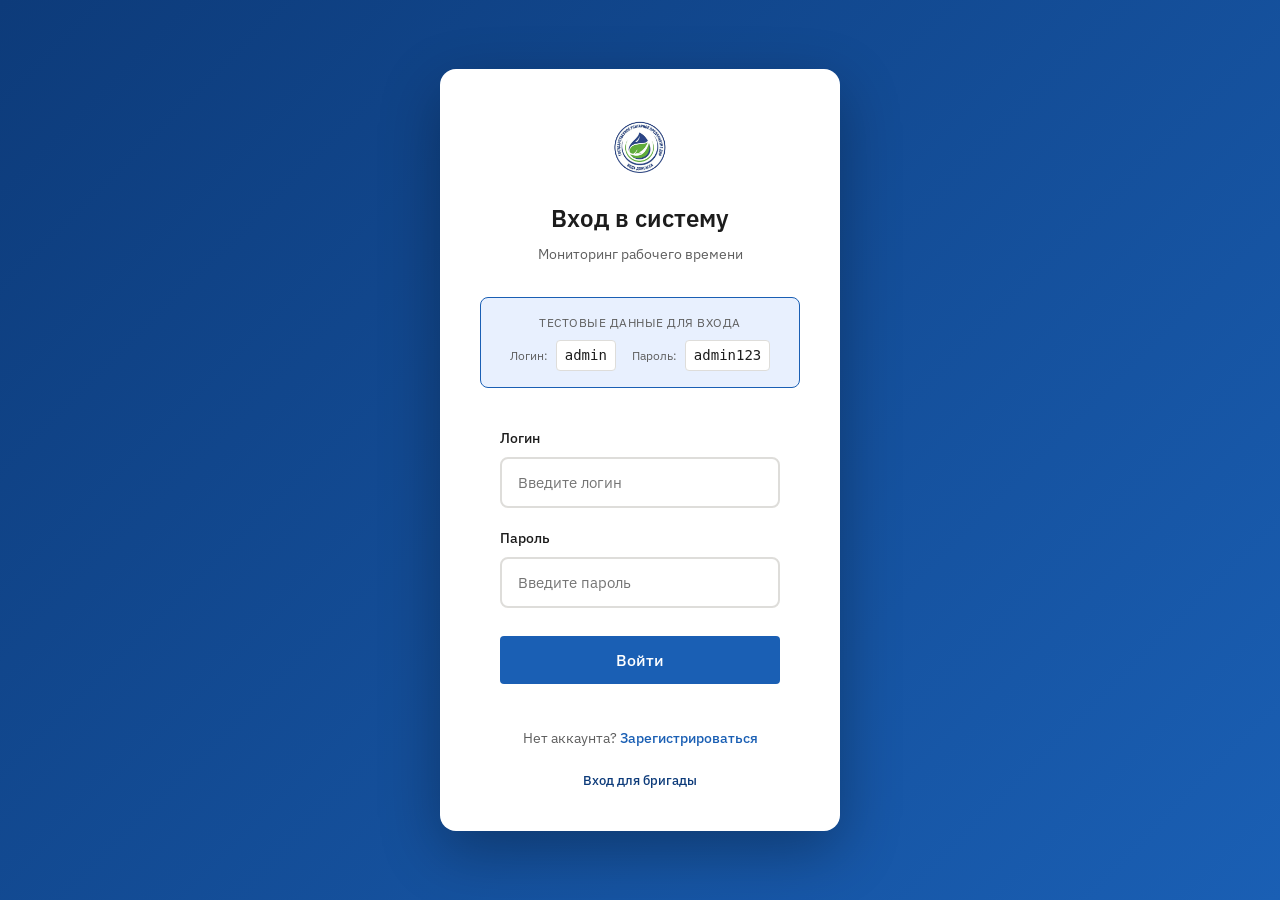
<file: index.html>
<!DOCTYPE html>
<html lang="ru">
<head>
  <meta charset="UTF-8">
  <meta name="viewport" content="width=device-width, initial-scale=1.0">
  <meta name="theme-color" content="#1a5fb4">
  <meta name="description" content="Платформа мониторинга рабочего времени выездных бригад Вода Донбасса">
  <link rel="manifest" href="manifest.json">
  <title>Вода Донбасса - Мониторинг рабочего времени</title>
  <link rel="preconnect" href="https://fonts.googleapis.com">
  <link rel="preconnect" href="https://fonts.gstatic.com" crossorigin>
  <link href="https://fonts.googleapis.com/css2?family=IBM+Plex+Sans:wght@400;500;600;700&display=swap" rel="stylesheet">
  <link rel="stylesheet" href="css/styles.css">
</head>
<body>
  <div class="app-container">
    <aside class="sidebar" id="sidebar">
      <div class="sidebar-header">
        <div class="logo" style="width: 70px; height: 50px;">
            <img src="img/logo-voda.png" alt="Вода Донбасса" style="width: 100%; height: auto;" alt="">
        </div>
        <span class="sidebar-title">Вода Донбасса</span>
      </div>
      <nav class="sidebar-nav">
        <a href="#" class="nav-item active" data-view="dashboard">
          <svg class="nav-icon" viewBox="0 0 24 24" fill="none" stroke="currentColor" stroke-width="2"><rect x="3" y="3" width="7" height="7" rx="1"/><rect x="14" y="3" width="7" height="7" rx="1"/><rect x="3" y="14" width="7" height="7" rx="1"/><rect x="14" y="14" width="7" height="7" rx="1"/></svg>
          <span>Дашборд</span>
        </a>
        <a href="#" class="nav-item" data-view="brigades">
          <svg class="nav-icon" viewBox="0 0 24 24" fill="none" stroke="currentColor" stroke-width="2"><path d="M17 21v-2a4 4 0 0 0-4-4H5a4 4 0 0 0-4 4v2"/><circle cx="9" cy="7" r="4"/><path d="M23 21v-2a4 4 0 0 0-3-3.87M16 3.13a4 4 0 0 1 0 7.75"/></svg>
          <span>Бригады</span>
        </a>
        <a href="#" class="nav-item" data-view="tasks">
          <svg class="nav-icon" viewBox="0 0 24 24" fill="none" stroke="currentColor" stroke-width="2"><path d="M9 11l3 3L22 4"/><path d="M21 12v7a2 2 0 0 1-2 2H5a2 2 0 0 1-2-2V5a2 2 0 0 1 2-2h11"/></svg>
          <span>Задачи</span>
        </a>
        <a href="#" class="nav-item" data-view="calendar">
          <svg class="nav-icon" viewBox="0 0 24 24" fill="none" stroke="currentColor" stroke-width="2"><rect x="3" y="4" width="18" height="18" rx="2" ry="2"/><line x1="16" y1="2" x2="16" y2="6"/><line x1="8" y1="2" x2="8" y2="6"/><line x1="3" y1="10" x2="21" y2="10"/></svg>
          <span>Календарь</span>
        </a>
        <a href="#" class="nav-item" data-view="reports">
          <svg class="nav-icon" viewBox="0 0 24 24" fill="none" stroke="currentColor" stroke-width="2"><path d="M18 20V10M12 20V4M6 20v-6"/></svg>
          <span>Отчеты</span>
        </a>
        <a href="#" class="nav-item" data-view="history">
          <svg class="nav-icon" viewBox="0 0 24 24" fill="none" stroke="currentColor" stroke-width="2"><circle cx="12" cy="12" r="10"/><polyline points="12 6 12 12 16 14"/></svg>
          <span>История</span>
        </a>
        <a href="#" class="nav-item" data-view="templates">
          <svg class="nav-icon" viewBox="0 0 24 24" fill="none" stroke="currentColor" stroke-width="2"><rect x="3" y="3" width="18" height="18" rx="2"/><line x1="3" y1="9" x2="21" y2="9"/><line x1="9" y1="21" x2="9" y2="9"/></svg>
          <span>Шаблоны</span>
        </a>
        <a href="#" class="nav-item" data-view="chat">
          <svg class="nav-icon" viewBox="0 0 24 24" fill="none" stroke="currentColor" stroke-width="2"><path d="M21 15a2 2 0 0 1-2 2H7l-4 4V5a2 2 0 0 1 2-2h14a2 2 0 0 1 2 2z"/></svg>
          <span>Чат</span>
        </a>
      </nav>
      <div class="sidebar-footer">
        <div class="version">v1.0.0</div>
      </div>
    </aside>

    <main class="main-content">
      <header class="header">
        <button class="menu-toggle" id="menuToggle">
          <svg viewBox="0 0 24 24" fill="none" stroke="currentColor" stroke-width="2"><path d="M3 12h18M3 6h18M3 18h18"/></svg>
        </button>
        <div class="header-title" id="pageTitle">Дашборд</div>
        <div class="header-info">
          <div class="current-time" id="currentTime"></div>
          <div class="current-date" id="currentDate"></div>
        </div>
      </header>

      <div class="content" id="content">
        <section class="view active" id="dashboardView">
          <div class="stats-grid">
            <div class="stat-card">
              <div class="stat-icon" style="background: #1a5fb4;">
                <svg viewBox="0 0 24 24" fill="none" stroke="white" stroke-width="2"><path d="M17 21v-2a4 4 0 0 0-4-4H5a4 4 0 0 0-4 4v2"/><circle cx="9" cy="7" r="4"/></svg>
              </div>
              <div class="stat-info">
                <div class="stat-value" id="totalBrigades">0</div>
                <div class="stat-label">Бригад</div>
              </div>
            </div>
            <div class="stat-card">
              <div class="stat-icon" style="background: #26a269;">
                <svg viewBox="0 0 24 24" fill="none" stroke="white" stroke-width="2"><path d="M9 11l3 3L22 4"/><path d="M21 12v7a2 2 0 0 1-2 2H5a2 2 0 0 1-2-2V5a2 2 0 0 1 2-2h11"/></svg>
              </div>
              <div class="stat-info">
                <div class="stat-value" id="totalTasks">0</div>
                <div class="stat-label">Задач</div>
              </div>
            </div>
            <div class="stat-card">
              <div class="stat-icon" style="background: #e5a50a;">
                <svg viewBox="0 0 24 24" fill="none" stroke="white" stroke-width="2"><circle cx="12" cy="12" r="10"/><path d="M12 6v6l4 2"/></svg>
              </div>
              <div class="stat-info">
                <div class="stat-value" id="totalHours">0ч</div>
                <div class="stat-label">Отработано</div>
              </div>
            </div>
            <div class="stat-card">
              <div class="stat-icon" style="background: #c01c28;">
                <svg viewBox="0 0 24 24" fill="none" stroke="white" stroke-width="2"><path d="M10.29 3.86L1.82 18a2 2 0 0 0 1.71 3h16.94a2 2 0 0 0 1.71-3L13.71 3.86a2 2 0 0 0-3.42 0z"/><line x1="12" y1="9" x2="12" y2="13"/><line x1="12" y1="17" x2="12.01" y2="17"/></svg>
              </div>
              <div class="stat-info">
                <div class="stat-value" id="emergencyTasks">0</div>
                <div class="stat-label">Аварийных</div>
              </div>
            </div>
          </div>
          <div class="dashboard-grid">
            <div class="card">
              <div class="card-header"><h3>Бригады на смене</h3></div>
              <div class="card-body" id="brigadesOnShift"></div>
            </div>
            <div class="card">
              <div class="card-header">
                <h3>Активные задачи</h3>
                <button class="btn btn-sm btn-primary" onclick="showAddTaskModal()">+ Задача</button>
              </div>
              <div class="card-body" id="activeTasks"></div>
            </div>
          </div>
        </section>

        <section class="view" id="brigadesView">
          <div class="section-header">
            <h2>Бригады</h2>
            <button class="btn btn-primary" onclick="showAddBrigadeModal()">+ Добавить бригаду</button>
          </div>
          <div class="brigades-list" id="brigadesList"></div>
        </section>

        <section class="view" id="tasksView">
          <div class="section-header">
            <h2>Задачи</h2>
            <button class="btn btn-primary" onclick="showAddTaskModal()">+ Добавить задачу</button>
          </div>
          <div class="tasks-filters">
            <select id="taskStatusFilter" class="filter-select">
              <option value="all">Все статусы</option>
              <option value="new">Новые</option>
              <option value="in_progress">В работе</option>
              <option value="completed">Выполненные</option>
              <option value="cancelled">Отмененные</option>
            </select>
            <select id="taskPriorityFilter" class="filter-select">
              <option value="all">Все приоритеты</option>
              <option value="emergency">Аварийный</option>
              <option value="high">Высокий</option>
              <option value="medium">Средний</option>
              <option value="low">Низкий</option>
            </select>
          </div>
          <div class="tasks-table-container">
            <table class="tasks-table" id="tasksTable">
              <thead>
                <tr><th>Дата</th><th>Задача</th><th>Бригада</th><th>Адрес</th><th>Приоритет</th><th>Статус</th><th>Действия</th></tr>
              </thead>
              <tbody id="tasksTableBody"></tbody>
            </table>
          </div>
        </section>

        <section class="view" id="calendarView">
          <div class="section-header">
            <h2>Календарь задач</h2>
          </div>
          <div class="card">
            <div class="card-body" id="calendarContainer"></div>
          </div>
        </section>

        <section class="view" id="reportsView">
          <div class="section-header">
            <h2>Отчеты</h2>
            <div class="export-buttons">
              <button class="btn btn-secondary" id="resetBtn" onclick="resetDemoData()">Сбросить данные</button>
              <button class="btn btn-secondary" onclick="exportToCSV()">Экспорт CSV</button>
              <button class="btn btn-secondary" onclick="exportToPDF()">Экспорт PDF</button>
            </div>
          </div>
          <div class="reports-grid">
            <div class="card">
              <div class="card-header"><h3>Сводка за сегодня</h3></div>
              <div class="card-body">
                <div class="report-item"><span>Всего задач:</span><span id="reportTotalTasks">0</span></div>
                <div class="report-item"><span>Выполнено:</span><span id="reportCompletedTasks">0</span></div>
                <div class="report-item"><span>В работе:</span><span id="reportInProgressTasks">0</span></div>
                <div class="report-item"><span>Отработано часов:</span><span id="reportHours">0ч</span></div>
              </div>
            </div>
            <div class="card">
              <div class="card-header"><h3>Эффективность бригад</h3></div>
              <div class="card-body" id="brigadeEfficiency"></div>
            </div>
          </div>
          <div class="card" style="margin-top: 24px;">
            <div class="card-header"><h3>Статистика за неделю</h3></div>
            <div class="card-body" id="statisticsContainer"></div>
          </div>
        </section>

        <section class="view" id="historyView">
          <div class="section-header">
            <h2>История действий</h2>
          </div>
          <div class="card">
            <div class="card-body" id="historyContainer"></div>
          </div>
        </section>

        <section class="view" id="templatesView">
          <div class="section-header">
            <h2>Шаблоны задач</h2>
            <button class="btn btn-primary" onclick="showAddTemplateModal()">+ Добавить шаблон</button>
          </div>
          <div class="templates-grid" id="templatesContainer"></div>
        </section>

        <section class="view" id="chatView">
          <div class="section-header">
            <h2>Чат с бригадами</h2>
          </div>
          <div class="chat-admin-container">
            <div class="chat-brigades-list" id="chatBrigadesList"></div>
            <div class="chat-admin-messages" id="chatAdminMessages"></div>
            <div class="chat-admin-input">
              <input type="text" id="chatAdminInput" placeholder="Введите сообщение...">
              <button class="btn btn-primary" onclick="sendAdminMessage()">Отправить</button>
            </div>
          </div>
        </section>
      </div>
    </main>
  </div>

  <div class="modal" id="brigadeModal">
    <div class="modal-content">
      <div class="modal-header">
        <h3 id="brigadeModalTitle">Добавить бригаду</h3>
        <button class="modal-close" onclick="closeBrigadeModal()">&times;</button>
      </div>
      <form id="brigadeForm">
        <input type="hidden" id="brigadeId">
        <div class="form-group">
          <label for="brigadeName">Название бригады</label>
          <input type="text" id="brigadeName" required>
        </div>
        <div class="form-group">
          <label for="brigadeMembers">Состав (через запятую)</label>
          <input type="text" id="brigadeMembers" required>
        </div>
        <div class="form-group">
          <label for="brigadePhone">Телефон</label>
          <input type="text" id="brigadePhone" required>
        </div>
        <div class="form-row">
          <div class="form-group">
            <label for="brigadeShiftStart">Начало смены</label>
            <input type="time" id="brigadeShiftStart" value="08:00" required>
          </div>
          <div class="form-group">
            <label for="brigadeShiftEnd">Конец смены</label>
            <input type="time" id="brigadeShiftEnd" value="20:00" required>
          </div>
        </div>
        <div class="form-actions">
          <button type="button" class="btn btn-secondary" onclick="closeBrigadeModal()">Отмена</button>
          <button type="submit" class="btn btn-primary">Сохранить</button>
        </div>
      </form>
    </div>
  </div>

  <div class="modal" id="taskModal">
    <div class="modal-content">
      <div class="modal-header">
        <h3 id="taskModalTitle">Добавить задачу</h3>
        <button class="modal-close" onclick="closeTaskModal()">&times;</button>
      </div>
      <form id="taskForm">
        <input type="hidden" id="taskId">
        <div class="form-group">
          <label for="taskTitle">Название задачи</label>
          <input type="text" id="taskTitle" required>
        </div>
        <div class="form-group">
          <label for="taskDescription">Описание</label>
          <textarea id="taskDescription" rows="3"></textarea>
        </div>
        <div class="form-group">
          <label for="taskAddress">Адрес</label>
          <input type="text" id="taskAddress" required>
        </div>
        <div class="form-row">
          <div class="form-group">
            <label for="taskPriority">Приоритет</label>
            <select id="taskPriority" required>
              <option value="low">Низкий</option>
              <option value="medium" selected>Средний</option>
              <option value="high">Высокий</option>
              <option value="emergency">Аварийный</option>
            </select>
          </div>
          <div class="form-group">
            <label for="taskBrigade">Бригада</label>
            <select id="taskBrigade">
              <option value="">Не назначена</option>
            </select>
          </div>
        </div>
        <div class="form-actions">
          <button type="button" class="btn btn-secondary" onclick="closeTaskModal()">Отмена</button>
          <button type="submit" class="btn btn-primary">Сохранить</button>
        </div>
      </form>
    </div>
  </div>

  <div class="modal" id="templateModal">
    <div class="modal-content">
      <div class="modal-header">
        <h3>Добавить шаблон</h3>
        <button class="modal-close" onclick="closeTemplateModal()">&times;</button>
      </div>
      <form id="templateForm">
        <div class="form-group">
          <label for="templateTitle">Название</label>
          <input type="text" id="templateTitle" required>
        </div>
        <div class="form-group">
          <label for="templateDescription">Описание</label>
          <textarea id="templateDescription" rows="2"></textarea>
        </div>
        <div class="form-group">
          <label for="templateAddress">Адрес (по умолчанию)</label>
          <input type="text" id="templateAddress">
        </div>
        <div class="form-group">
          <label for="templatePriority">Приоритет</label>
          <select id="templatePriority">
            <option value="low">Низкий</option>
            <option value="medium" selected>Средний</option>
            <option value="high">Высокий</option>
            <option value="emergency">Аварийный</option>
          </select>
        </div>
        <div class="form-actions">
          <button type="button" class="btn btn-secondary" onclick="closeTemplateModal()">Отмена</button>
          <button type="submit" class="btn btn-primary">Сохранить</button>
        </div>
      </form>
    </div>
  </div>

  <script src="js/app.js"></script>
</body>
</html>
</file>
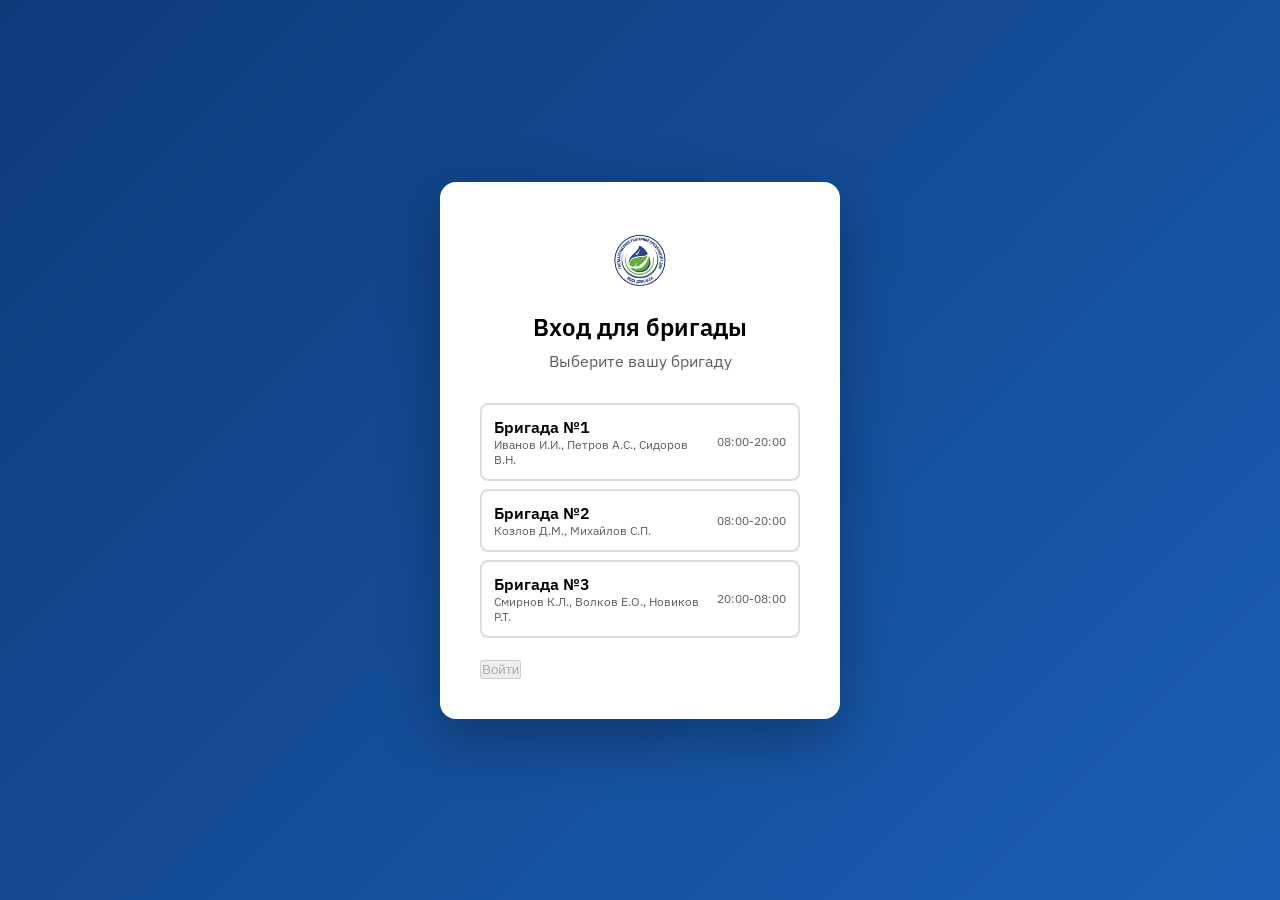
<file: brigade-login.html>
<!DOCTYPE html>
<html lang="ru">
<head>
  <meta charset="UTF-8">
  <meta name="viewport" content="width=device-width, initial-scale=1.0">
  <title>Вход для бригады - Вода Донбасса</title>
  <link rel="preconnect" href="https://fonts.googleapis.com">
  <link rel="preconnect" href="https://fonts.gstatic.com" crossorigin>
  <link href="https://fonts.googleapis.com/css2?family=IBM+Plex+Sans:wght@400;500;600;700&display=swap" rel="stylesheet">
  <link rel="stylesheet" href="css/brigade.css">
  <style>
    .auth-page {
      min-height: 100vh;
      display: flex;
      align-items: center;
      justify-content: center;
      background: linear-gradient(135deg, #0d3b7a 0%, #1a5fb4 100%);
      padding: 20px;
    }
    .auth-card {
      background: white;
      border-radius: 16px;
      padding: 40px;
      width: 100%;
      max-width: 400px;
      box-shadow: 0 20px 60px rgba(0,0,0,0.3);
    }
    .auth-logo {
      text-align: center;
      margin-bottom: 10px;
    }
    .auth-logo svg {
      width: 64px;
      height: 64px;
    }
    .auth-title {
      font-size: 24px;
      font-weight: 600;
      text-align: center;
      margin-bottom: 8px;
    }
    .auth-subtitle {
      text-align: center;
      color: #5e5e5e;
      margin-bottom: 32px;
    }
    .auth-form .form-group {
      margin-bottom: 20px;
    }
    .auth-form label {
      display: block;
      margin-bottom: 8px;
      font-weight: 500;
      font-size: 14px;
    }
    .auth-form select, .auth-form input {
      width: 100%;
      padding: 14px 16px;
      border: 2px solid #deddda;
      border-radius: 8px;
      font-size: 15px;
      font-family: inherit;
    }
    .auth-form select:focus, .auth-form input:focus {
      outline: none;
      border-color: #1a5fb4;
    }
    .auth-form .btn {
      width: 100%;
      padding: 14px;
      font-size: 16px;
      background: #1a5fb4;
      color: white;
      border: none;
      border-radius: 8px;
      cursor: pointer;
      font-weight: 600;
      font-family: inherit;
      transition: background 0.2s;
    }
    .auth-form .btn:hover:not(:disabled) {
      background: #0d3b7a;
    }
    .auth-form .btn:disabled {
      background: #deddda;
      color: #5e5e5e;
      cursor: not-allowed;
    }
    .auth-form button {
      width: 100%;
      padding: 14px 16px;
      font-size: 16px;
      background: linear-gradient(135deg, #1a5fb4, #0d3b7a);
      color: white;
      border: none;
      border-radius: 8px;
      cursor: pointer;
      font-weight: 600;
      font-family: inherit;
      transition: all 0.2s;
    }
    .auth-form button:hover:not(:disabled) {
      background: linear-gradient(135deg, #0d3b7a, #1a5fb4);
      transform: translateY(-1px);
      box-shadow: 0 4px 12px rgba(26, 95, 180, 0.3);
    }
    .auth-form button:disabled {
      background: #deddda;
      color: #5e5e5e;
      cursor: not-allowed;
    }
    .brigade-list {
      margin-bottom: 20px;
    }
    .brigade-option {
      display: flex;
      align-items: center;
      gap: 12px;
      padding: 12px;
      border: 2px solid #deddda;
      border-radius: 8px;
      margin-bottom: 8px;
      cursor: pointer;
      transition: all 0.2s;
    }
    .brigade-option:hover {
      border-color: #1a5fb4;
    }
    .brigade-option.selected {
      border-color: #1a5fb4;
      background: #e8f0fe;
    }
    .brigade-option-info {
      flex: 1;
    }
    .brigade-option-name {
      font-weight: 600;
      font-size: 16px;
    }
    .brigade-option-members {
      font-size: 12px;
      color: #5e5e5e;
    }
  </style>
</head>
<body>
  <div class="auth-page">
    <div class="auth-card">
      <div class="auth-logo">
        <img src="img/logo-voda.png" alt="Вода Донбасса" style="width: 100px; height: auto;" alt="">

      </div>
      <h1 class="auth-title">Вход для бригады</h1>
      <p class="auth-subtitle">Выберите вашу бригаду</p>

      <div class="brigade-list" id="brigadeList"></div>

      <button class="btn btn-primary" onclick="loginAsBrigade()" id="loginBtn" disabled>Войти</button>
    </div>
  </div>

  <script>
    const STORAGE_KEYS = {
      BRIGADES: 'vodadonbass_brigades',
      CURRENT_BRIGADE: 'vodadonbass_current_brigade'
    };

    let selectedBrigadeId = null;

    function init() {
      loadBrigades();
    }

    function loadBrigades() {
      const stored = localStorage.getItem(STORAGE_KEYS.BRIGADES);
      const brigades = stored ? JSON.parse(stored) : [];
      
      const container = document.getElementById('brigadeList');
      
      if (brigades.length === 0) {
        container.innerHTML = '<p style="text-align:center;color:#5e5e5e">Нет доступных бригад</p>';
        return;
      }
      
      container.innerHTML = brigades.map(b => `
        <div class="brigade-option" onclick="selectBrigade('${b.id}', this)">
          <div class="brigade-option-info">
            <div class="brigade-option-name">${b.name}</div>
            <div class="brigade-option-members">${b.members.join(', ')}</div>
          </div>
          <div style="color:#5e5e5e;font-size:12px">${b.shiftStart}-${b.shiftEnd}</div>
        </div>
      `).join('');
    }

    function selectBrigade(id, element) {
      document.querySelectorAll('.brigade-option').forEach(el => el.classList.remove('selected'));
      element.classList.add('selected');
      selectedBrigadeId = id;
      document.getElementById('loginBtn').disabled = false;
    }

    function loginAsBrigade() {
      if (!selectedBrigadeId) return;
      
      localStorage.setItem(STORAGE_KEYS.CURRENT_BRIGADE, selectedBrigadeId);
      window.location.href = 'brigade.html';
    }

    document.addEventListener('DOMContentLoaded', init);
  </script>
</body>
</html>
</file>
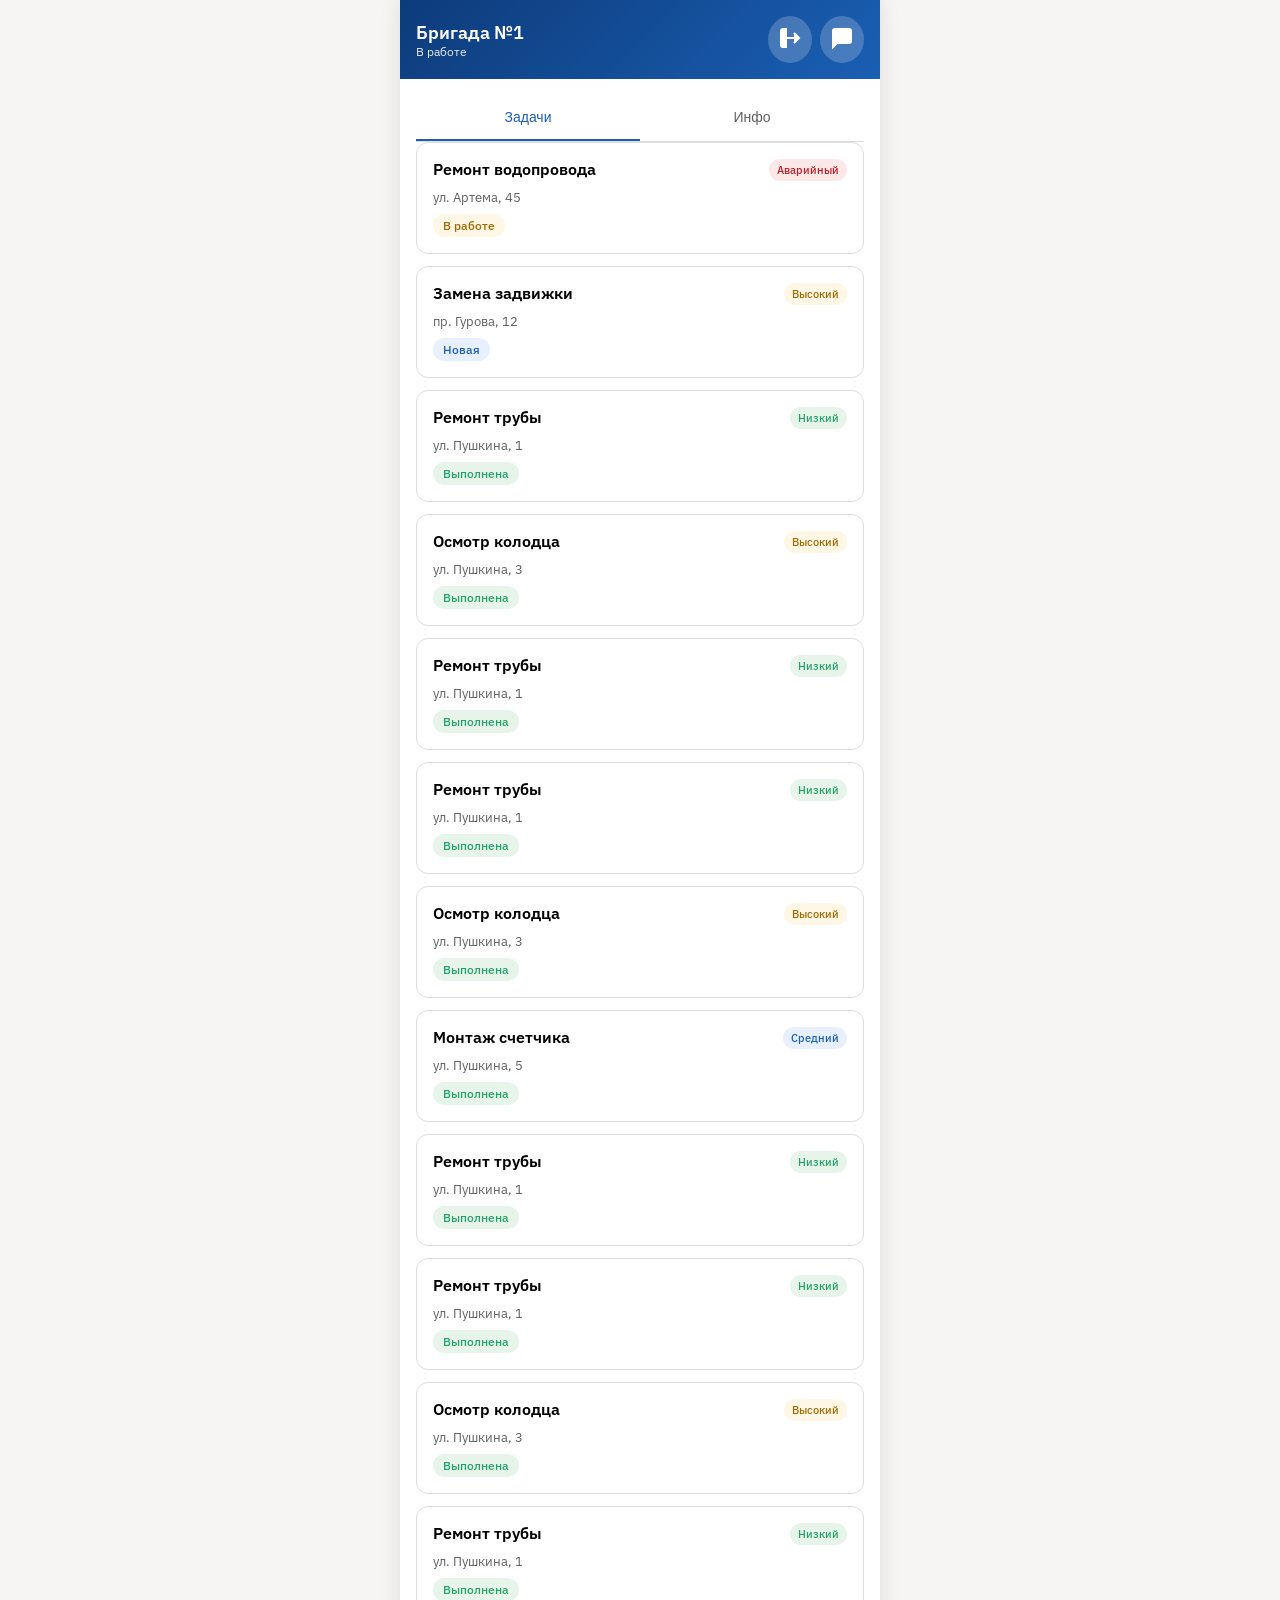
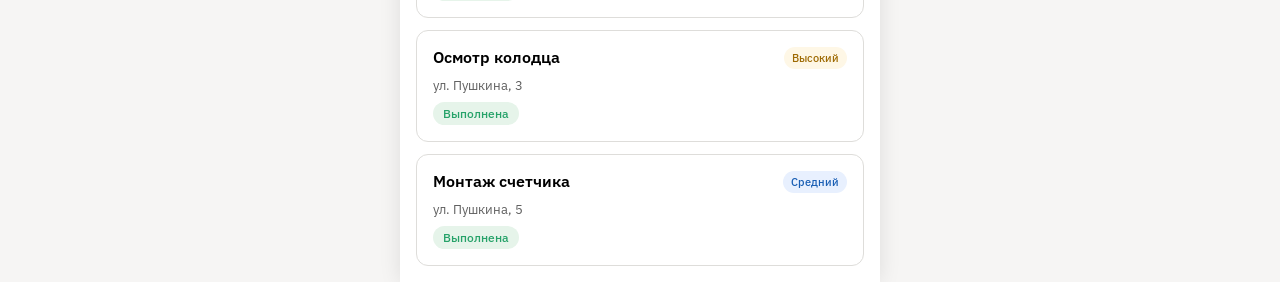
<file: brigade.html>
<!DOCTYPE html>
<html lang="ru">
<head>
  <meta charset="UTF-8">
  <meta name="viewport" content="width=device-width, initial-scale=1.0">
  <meta name="theme-color" content="#1a5fb4">
  <title>Вода Донбасса - Бригада</title>
  <link rel="preconnect" href="https://fonts.googleapis.com">
  <link rel="preconnect" href="https://fonts.gstatic.com" crossorigin>
  <link href="https://fonts.googleapis.com/css2?family=IBM+Plex+Sans:wght@400;500;600;700&display=swap" rel="stylesheet">
  <link rel="stylesheet" href="css/brigade.css">
</head>
<body>
  <div class="mobile-app">
    <header class="mobile-header">
      <div class="brigade-info">
        <span class="brigade-name" id="currentBrigadeName">Бригада №1</span>
        <span class="brigade-status" id="brigadeStatus">В работе</span>
      </div>
      <div style="display:flex;gap:8px">
        <button class="btn-chat" onclick="logoutBrigade()" title="Выход">
          <svg viewBox="0 0 24 24" fill="none" stroke="currentColor" stroke-width="2">
            <path d="M9 21H5a2 2 0 0 1-2-2V5a2 2 0 0 1 2-2h4M16 17l5-5-5-5M21 12H9"/>
          </svg>
        </button>
        <button class="btn-chat" onclick="openChat()">
          <svg viewBox="0 0 24 24" fill="none" stroke="currentColor" stroke-width="2">
            <path d="M21 15a2 2 0 0 1-2 2H7l-4 4V5a2 2 0 0 1 2-2h14a2 2 0 0 1 2 2z"/>
          </svg>
          <span class="chat-badge" id="chatBadge">0</span>
        </button>
      </div>
    </header>

    <main class="mobile-content">
      <div class="tabs">
        <button class="tab active" data-tab="tasks" onclick="switchTab('tasks')">Задачи</button>
        <button class="tab" data-tab="info" onclick="switchTab('info')">Инфо</button>
      </div>

      <div class="tab-content active" id="tasksTab">
        <div class="tasks-list" id="tasksList"></div>
      </div>

      <div class="tab-content" id="infoTab">
        <div class="info-section">
          <h3>Состав бригады</h3>
          <div class="members-list" id="membersList"></div>
        </div>
        <div class="info-section">
          <h3>Контакт диспетчера</h3>
          <p class="dispatcher-contact">+7-949-100-00-01</p>
        </div>
        <div class="info-section">
          <h3>Смена</h3>
          <p id="shiftTime">08:00 - 20:00</p>
        </div>
      </div>
    </main>

    <div class="sms-notification" id="smsNotification">
      <div class="sms-content">
        <div class="sms-icon">📱</div>
        <div class="sms-text" id="smsText"></div>
      </div>
    </div>

    <div class="chat-modal" id="chatModal">
      <div class="chat-header">
        <h3>Чат с диспетчером</h3>
        <button class="close-chat" onclick="closeChat()">&times;</button>
      </div>
      <div class="chat-messages" id="chatMessages"></div>
      <div class="chat-input">
        <input type="text" id="chatInput" placeholder="Введите сообщение...">
        <button onclick="sendMessage()">Отправить</button>
      </div>
    </div>

    <div class="task-detail-modal" id="taskDetailModal">
      <div class="task-detail-content">
        <div class="task-detail-header">
          <h3 id="taskDetailTitle">Задача</h3>
          <button class="close-btn" onclick="closeTaskDetail()">&times;</button>
        </div>
        <div class="task-detail-body">
          <div class="detail-row">
            <label>Адрес:</label>
            <span id="taskDetailAddress"></span>
          </div>
          <div class="detail-row">
            <label>Описание:</label>
            <span id="taskDetailDesc"></span>
          </div>
          <div class="detail-row">
            <label>Приоритет:</label>
            <span class="priority-badge" id="taskDetailPriority"></span>
          </div>
          <div class="detail-row">
            <label>Статус:</label>
            <select id="taskStatusSelect" onchange="updateTaskStatus()">
              <option value="new">Новая</option>
              <option value="in_progress">В работе</option>
              <option value="completed">Выполнена</option>
              <option value="problem">Проблема</option>
            </select>
          </div>
          <div class="detail-row">
            <label>Фото:</label>
            <div class="task-photos" id="taskPhotos">
              <button class="add-photo-btn" onclick="addPhoto()">+ Добавить фото</button>
            </div>
            <input type="file" id="photoInput" accept="image/*" multiple style="display:none" onchange="handlePhotoUpload()">
          </div>
        </div>
      </div>
    </div>
  </div>

  <script src="js/brigade.js"></script>
</body>
</html>
</file>
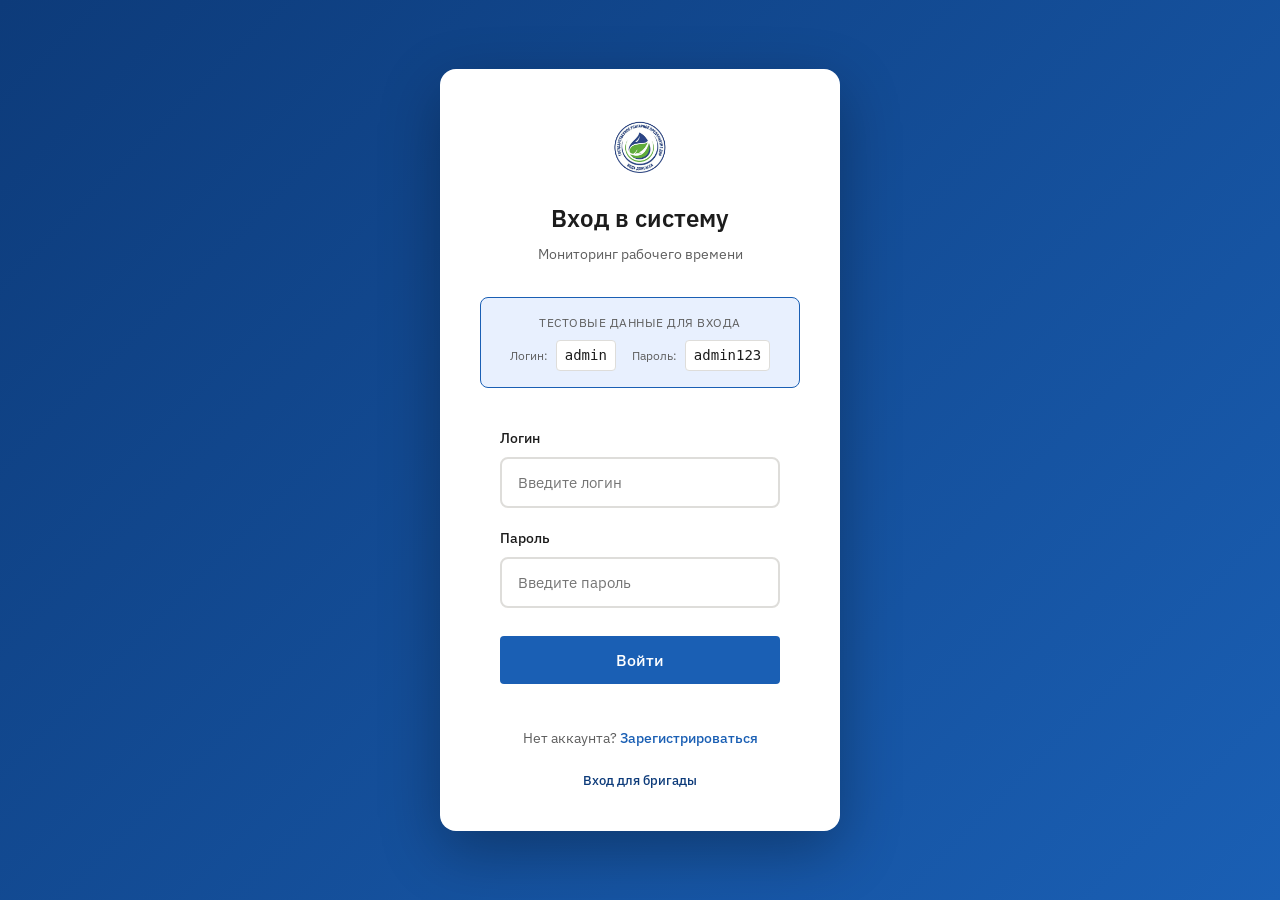
<file: login.html>
<!DOCTYPE html>
<html lang="ru">
<head>
  <meta charset="UTF-8">
  <meta name="viewport" content="width=device-width, initial-scale=1.0">
  <title>Вход - Вода Донбасса</title>
  <link rel="preconnect" href="https://fonts.googleapis.com">
  <link rel="preconnect" href="https://fonts.gstatic.com" crossorigin>
  <link href="https://fonts.googleapis.com/css2?family=IBM+Plex+Sans:wght@400;500;600;700&display=swap" rel="stylesheet">
  <link rel="stylesheet" href="css/styles.css">
  <style>
    .auth-page {
      min-height: 100vh;
      display: flex;
      align-items: center;
      justify-content: center;
      background: linear-gradient(135deg, #0d3b7a 0%, #1a5fb4 100%);
      padding: 20px;
    }
    .auth-card {
      background: white;
      border-radius: 16px;
      padding: 40px;
      width: 100%;
      max-width: 400px;
      box-shadow: 0 20px 60px rgba(0,0,0,0.3);
    }
    .auth-logo {
      text-align: center;
      margin-bottom: 10px;
    }
    .auth-logo svg {
      width: 64px;
      height: 64px;
    }
    .auth-title {
      font-size: 24px;
      font-weight: 600;
      text-align: center;
      margin-bottom: 8px;
      color: var(--text-primary);
    }
    .auth-subtitle {
      text-align: center;
      color: var(--text-secondary);
      margin-bottom: 32px;
    }
    .auth-form .form-group {
      margin-bottom: 20px;
    }
    .auth-form label {
      display: block;
      margin-bottom: 8px;
      font-weight: 500;
      font-size: 14px;
    }
    .auth-form input {
      width: 100%;
      padding: 14px 16px;
      border: 2px solid var(--border);
      border-radius: 8px;
      font-size: 15px;
      transition: border-color 0.2s;
    }
    .auth-form input:focus {
      outline: none;
      border-color: var(--primary);
    }
    .auth-form .btn {
      width: 100%;
      padding: 14px;
      font-size: 16px;
      margin-top: 8px;
    }
    .auth-footer {
      text-align: center;
      margin-top: 24px;
      color: var(--text-secondary);
    }
    .auth-footer a {
      color: var(--primary);
      text-decoration: none;
      font-weight: 500;
    }
    .auth-footer a:hover {
      text-decoration: underline;
    }
    .error-message {
      background: #fce8e6;
      color: var(--danger);
      padding: 12px 16px;
      border-radius: 8px;
      margin-bottom: 20px;
      display: none;
    }
    .error-message.show {
      display: block;
    }
    .test-credentials {
      background: #e8f0fe;
      border: 1px solid var(--primary);
      border-radius: 8px;
      padding: 16px;
      margin-bottom: 20px;
      text-align: center;
    }
    .test-credentials-title {
      font-size: 12px;
      color: var(--text-secondary);
      margin-bottom: 8px;
      text-transform: uppercase;
      letter-spacing: 0.5px;
    }
    .test-credentials-content {
      display: flex;
      justify-content: center;
      gap: 16px;
      flex-wrap: wrap;
    }
    .test-credentials-item {
      display: flex;
      align-items: center;
      gap: 8px;
    }
    .test-credentials-item label {
      font-size: 12px;
      color: var(--text-secondary);
    }
    .test-credentials-item span {
      font-family: monospace;
      background: white;
      padding: 4px 8px;
      border-radius: 4px;
      font-size: 14px;
      cursor: pointer;
      border: 1px solid var(--border);
    }
    .test-credentials-item span:hover {
      border-color: var(--primary);
      background: var(--primary);
      color: white;
    }
  </style>
</head>
<body>
  <div class="auth-page">
    <div class="auth-card">
      <div class="auth-logo">
        <img src="img/logo-voda.png" alt="Вода Донбасса" style="width: 100px; height: auto;" alt="">
      </div>
      <h1 class="auth-title">Вход в систему</h1>
      <p class="auth-subtitle">Мониторинг рабочего времени</p>

      <div class="test-credentials">
        <div class="test-credentials-title">Тестовые данные для входа</div>
        <div class="test-credentials-content">
          <div class="test-credentials-item">
            <label>Логин:</label>
            <span onclick="fillLogin('admin')">admin</span>
          </div>
          <div class="test-credentials-item">
            <label>Пароль:</label>
            <span onclick="fillPassword('admin123')">admin123</span>
          </div>
        </div>
      </div>

      <div class="error-message" id="errorMessage"></div>

      <form class="auth-form" id="loginForm">
        <div class="form-group">
          <label for="login">Логин</label>
          <input type="text" id="login" required placeholder="Введите логин">
        </div>
        <div class="form-group">
          <label for="password">Пароль</label>
          <input type="password" id="password" required placeholder="Введите пароль">
        </div>
        <button type="submit" class="btn btn-primary">Войти</button>
      </form>

      <div class="auth-footer">
        Нет аккаунта? <a href="register.html">Зарегистрироваться</a>
        <br><br>
        <a href="brigade-login.html" style="font-size:13px;color:var(--primary-dark)">Вход для бригады</a>
      </div>
    </div>
  </div>

  <script>
    const USERS_KEY = 'vodadonbass_users';
    const CURRENT_USER_KEY = 'vodadonbass_current_user';

    function fillLogin(value) {
      document.getElementById('login').value = value;
    }

    function fillPassword(value) {
      document.getElementById('password').value = value;
    }

    // Создаем тестового пользователя при первом заупске
    const defaultUser = {
      id: 'user_admin',
      fullName: 'Администратор',
      role: 'admin',
      login: 'admin',
      password: 'admin123',
      createdAt: new Date().toISOString()
    };

    const existingUsers = JSON.parse(localStorage.getItem(USERS_KEY) || '[]');
    if (!existingUsers.find(u => u.login === 'admin')) {
      existingUsers.push(defaultUser);
      localStorage.setItem(USERS_KEY, JSON.stringify(existingUsers));
    }

    document.getElementById('loginForm').addEventListener('submit', function(e) {
      e.preventDefault();
      
      const login = document.getElementById('login').value.trim();
      const password = document.getElementById('password').value;
      const errorEl = document.getElementById('errorMessage');

      const users = JSON.parse(localStorage.getItem(USERS_KEY) || '[]');
      const user = users.find(u => u.login === login && u.password === password);

      if (user) {
        localStorage.setItem(CURRENT_USER_KEY, JSON.stringify(user));
        window.location.href = 'index.html';
      } else {
        errorEl.textContent = 'Неверный логин или пароль';
        errorEl.classList.add('show');
      }
    });

    document.getElementById('login').addEventListener('input', function() {
      document.getElementById('errorMessage').classList.remove('show');
    });
  </script>
</body>
</html>
</file>
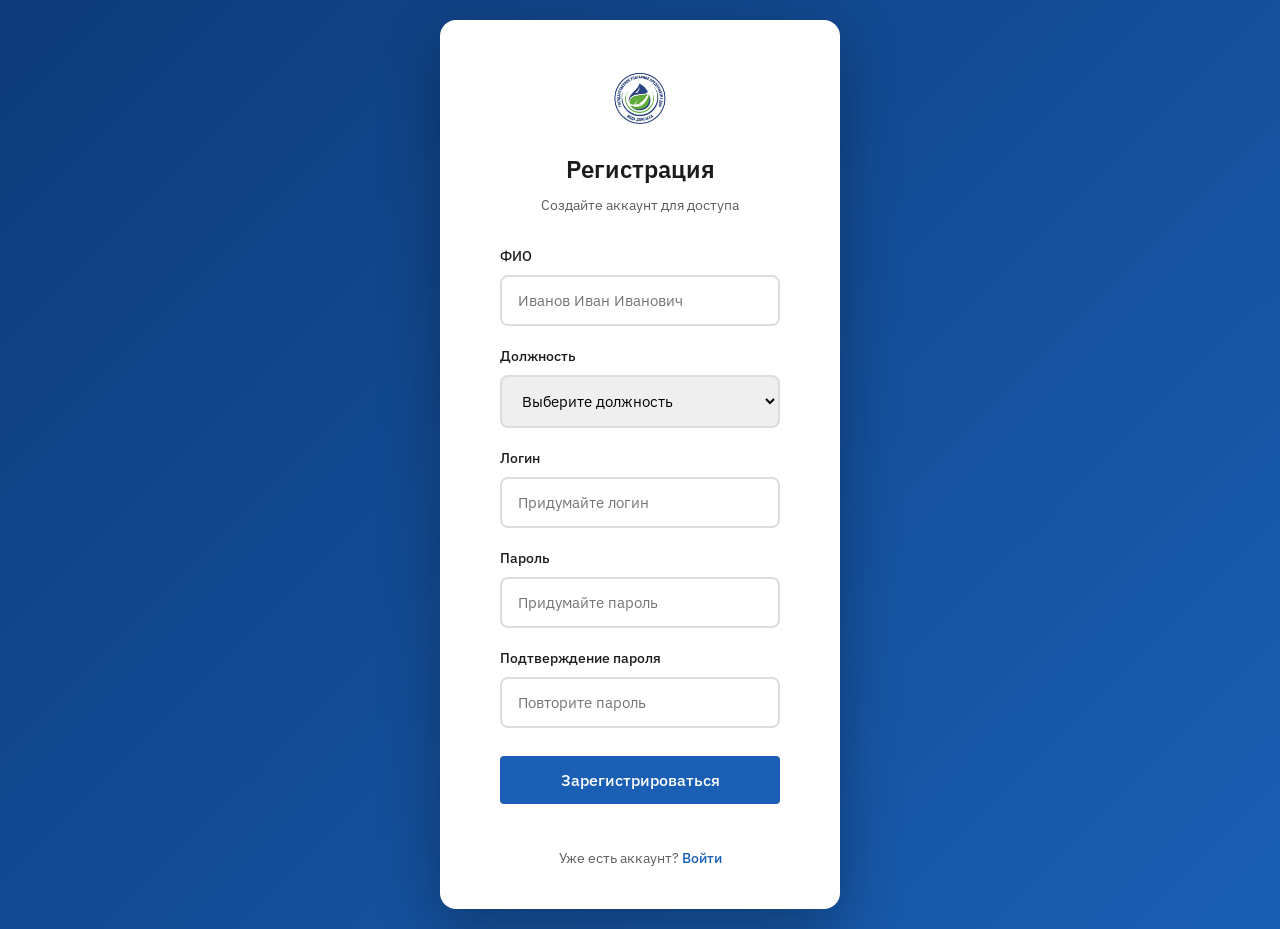
<file: register.html>
<!DOCTYPE html>
<html lang="ru">
<head>
  <meta charset="UTF-8">
  <meta name="viewport" content="width=device-width, initial-scale=1.0">
  <title>Регистрация - Вода Донбасса</title>
  <link rel="preconnect" href="https://fonts.googleapis.com">
  <link rel="preconnect" href="https://fonts.gstatic.com" crossorigin>
  <link href="https://fonts.googleapis.com/css2?family=IBM+Plex+Sans:wght@400;500;600;700&display=swap" rel="stylesheet">
  <link rel="stylesheet" href="css/styles.css">
  <style>
    .auth-page {
      min-height: 100vh;
      display: flex;
      align-items: center;
      justify-content: center;
      background: linear-gradient(135deg, #0d3b7a 0%, #1a5fb4 100%);
      padding: 20px;
    }
    .auth-card {
      background: white;
      border-radius: 16px;
      padding: 40px;
      width: 100%;
      max-width: 400px;
      box-shadow: 0 20px 60px rgba(0,0,0,0.3);
    }
    .auth-logo {
      text-align: center;
      margin-bottom: 10px;
    }
    .auth-logo svg {
      width: 64px;
      height: 64px;
    }
    .auth-title {
      font-size: 24px;
      font-weight: 600;
      text-align: center;
      margin-bottom: 8px;
      color: var(--text-primary);
    }
    .auth-subtitle {
      text-align: center;
      color: var(--text-secondary);
      margin-bottom: 10px;
    }
    .auth-form .form-group {
      margin-bottom: 20px;
    }
    .auth-form label {
      display: block;
      margin-bottom: 8px;
      font-weight: 500;
      font-size: 14px;
    }
    .auth-form input, .auth-form select {
      width: 100%;
      padding: 14px 16px;
      border: 2px solid var(--border);
      border-radius: 8px;
      font-size: 15px;
      font-family: inherit;
      transition: border-color 0.2s;
    }
    .auth-form input:focus, .auth-form select:focus {
      outline: none;
      border-color: var(--primary);
    }
    .auth-form .btn {
      width: 100%;
      padding: 14px;
      font-size: 16px;
      margin-top: 8px;
    }
    .auth-footer {
      text-align: center;
      margin-top: 24px;
      color: var(--text-secondary);
    }
    .auth-footer a {
      color: var(--primary);
      text-decoration: none;
      font-weight: 500;
    }
    .auth-footer a:hover {
      text-decoration: underline;
    }
    .error-message {
      background: #fce8e6;
      color: var(--danger);
      padding: 12px 16px;
      border-radius: 8px;
      margin-bottom: 20px;
      display: none;
    }
    .error-message.show {
      display: block;
    }
    .success-message {
      background: #e6f4ea;
      color: var(--secondary);
      padding: 12px 16px;
      border-radius: 8px;
      margin-bottom: 20px;
      display: none;
    }
    .success-message.show {
      display: block;
    }
  </style>
</head>
<body>
  <div class="auth-page">
    <div class="auth-card">
      <div class="auth-logo">
        <img src="img/logo-voda.png" alt="Вода Донбасса" style="width: 100px; height: auto;" alt="">
      </div>
      <h1 class="auth-title">Регистрация</h1>
      <p class="auth-subtitle">Создайте аккаунт для доступа</p>

      <div class="error-message" id="errorMessage"></div>
      <div class="success-message" id="successMessage">Аккаунт успешно создан!</div>

      <form class="auth-form" id="registerForm">
        <div class="form-group">
          <label for="fullName">ФИО</label>
          <input type="text" id="fullName" required placeholder="Иванов Иван Иванович">
        </div>
        <div class="form-group">
          <label for="role">Должность</label>
          <select id="role" required>
            <option value="">Выберите должность</option>
            <option value="dispatcher">Диспетчер</option>
            <option value="brigade_leader">Бригадир</option>
            <option value="worker">Рабочий</option>
            <option value="admin">Администратор</option>
          </select>
        </div>
        <div class="form-group">
          <label for="login">Логин</label>
          <input type="text" id="login" required placeholder="Придумайте логин">
        </div>
        <div class="form-group">
          <label for="password">Пароль</label>
          <input type="password" id="password" required placeholder="Придумайте пароль">
        </div>
        <div class="form-group">
          <label for="confirmPassword">Подтверждение пароля</label>
          <input type="password" id="confirmPassword" required placeholder="Повторите пароль">
        </div>
        <button type="submit" class="btn btn-primary">Зарегистрироваться</button>
      </form>

      <div class="auth-footer">
        Уже есть аккаунт? <a href="login.html">Войти</a>
      </div>
    </div>
  </div>

  <script>
    const USERS_KEY = 'vodadonbass_users';

    document.getElementById('registerForm').addEventListener('submit', function(e) {
      e.preventDefault();
      
      const fullName = document.getElementById('fullName').value.trim();
      const role = document.getElementById('role').value;
      const login = document.getElementById('login').value.trim();
      const password = document.getElementById('password').value;
      const confirmPassword = document.getElementById('confirmPassword').value;
      const errorEl = document.getElementById('errorMessage');
      const successEl = document.getElementById('successMessage');

      if (password !== confirmPassword) {
        errorEl.textContent = 'Пароли не совпадают';
        errorEl.classList.add('show');
        successEl.classList.remove('show');
        return;
      }

      const users = JSON.parse(localStorage.getItem(USERS_KEY) || '[]');

      if (users.find(u => u.login === login)) {
        errorEl.textContent = 'Такой логин уже существует';
        errorEl.classList.add('show');
        successEl.classList.remove('show');
        return;
      }

      users.push({
        id: 'user_' + Date.now(),
        fullName,
        role,
        login,
        password,
        createdAt: new Date().toISOString()
      });

      localStorage.setItem(USERS_KEY, JSON.stringify(users));

      errorEl.classList.remove('show');
      successEl.classList.add('show');

      setTimeout(() => {
        window.location.href = 'login.html';
      }, 1500);
    });

    document.getElementById('login').addEventListener('input', function() {
      document.getElementById('errorMessage').classList.remove('show');
    });
  </script>
</body>
</html>
</file>
<file: css/styles.css>
:root {
  --primary: #1a5fb4;
  --primary-dark: #0d3b7a;
  --primary-light: #3584e4;
  --secondary: #26a269;
  --secondary-dark: #1e8b4e;
  --accent: #e5a50a;
  --danger: #c01c28;
  --danger-dark: #a51b2d;
  --background: #f6f5f4;
  --surface: #ffffff;
  --text-primary: #1c1c1c;
  --text-secondary: #5e5e5e;
  --border: #deddda;
  --shadow: 0 2px 8px rgba(0,0,0,0.08);
  --shadow-lg: 0 4px 16px rgba(0,0,0,0.12);
  --radius: 8px;
  --radius-sm: 4px;
  --transition: 200ms ease;
}

* {
  margin: 0;
  padding: 0;
  box-sizing: border-box;
}

body {
  font-family: 'IBM Plex Sans', system-ui, -apple-system, sans-serif;
  font-size: 14px;
  color: var(--text-primary);
  background: var(--background);
  line-height: 1.5;
}

.app-container {
  display: flex;
  min-height: 100vh;
}

.sidebar {
  width: 240px;
  background: var(--surface);
  border-right: 1px solid var(--border);
  display: flex;
  flex-direction: column;
  position: fixed;
  height: 100vh;
  z-index: 100;
  transition: transform var(--transition);
}

.sidebar-header {
  padding: 20px 16px;
  display: flex;
  align-items: center;
  gap: 12px;
  border-bottom: 1px solid var(--border);
}

.logo svg {
  display: block;
}

.sidebar-title {
  font-weight: 600;
  font-size: 16px;
  color: var(--primary);
}

.sidebar-nav {
  flex: 1;
  padding: 16px 8px;
}

.nav-item {
  display: flex;
  align-items: center;
  gap: 12px;
  padding: 12px 16px;
  color: var(--text-secondary);
  text-decoration: none;
  border-radius: var(--radius);
  margin-bottom: 4px;
  transition: all var(--transition);
}

.nav-item:hover {
  background: var(--background);
  color: var(--text-primary);
}

.nav-item.active {
  background: var(--primary);
  color: white;
}

.nav-icon {
  width: 20px;
  height: 20px;
  flex-shrink: 0;
}

.sidebar-footer {
  padding: 16px;
  border-top: 1px solid var(--border);
}

.version {
  font-size: 12px;
  color: var(--text-secondary);
}

.main-content {
  flex: 1;
  margin-left: 240px;
  display: flex;
  flex-direction: column;
}

.header {
  background: var(--surface);
  border-bottom: 1px solid var(--border);
  padding: 16px 24px;
  display: flex;
  align-items: center;
  gap: 16px;
  position: sticky;
  top: 0;
  z-index: 50;
}

.menu-toggle {
  display: none;
  background: none;
  border: none;
  padding: 8px;
  cursor: pointer;
  border-radius: var(--radius-sm);
}

.menu-toggle:hover {
  background: var(--background);
}

.menu-toggle svg {
  width: 24px;
  height: 24px;
  stroke: var(--text-primary);
}

.header-title {
  font-size: 20px;
  font-weight: 600;
}

.header-info {
  margin-left: auto;
  text-align: right;
}

.current-time {
  font-size: 18px;
  font-weight: 600;
  color: var(--primary);
}

.current-date {
  font-size: 12px;
  color: var(--text-secondary);
}

.content {
  flex: 1;
  padding: 24px;
}

.view {
  display: none;
}

.view.active {
  display: block;
  animation: fadeIn 0.3s ease;
}

@keyframes fadeIn {
  from { opacity: 0; transform: translateY(8px); }
  to { opacity: 1; transform: translateY(0); }
}

.stats-grid {
  display: grid;
  grid-template-columns: repeat(4, 1fr);
  gap: 16px;
  margin-bottom: 24px;
}

.stat-card {
  background: var(--surface);
  border-radius: var(--radius);
  padding: 20px;
  display: flex;
  align-items: center;
  gap: 16px;
  box-shadow: var(--shadow);
  transition: transform var(--transition), box-shadow var(--transition);
}

.stat-card:hover {
  transform: translateY(-2px);
  box-shadow: var(--shadow-lg);
}

.stat-icon {
  width: 48px;
  height: 48px;
  border-radius: var(--radius);
  display: flex;
  align-items: center;
  justify-content: center;
  flex-shrink: 0;
}

.stat-icon svg {
  width: 24px;
  height: 24px;
}

.stat-info {
  flex: 1;
}

.stat-value {
  font-size: 24px;
  font-weight: 700;
  color: var(--text-primary);
}

.stat-label {
  font-size: 13px;
  color: var(--text-secondary);
}

.dashboard-grid {
  display: grid;
  grid-template-columns: repeat(2, 1fr);
  gap: 24px;
}

.card {
  background: var(--surface);
  border-radius: var(--radius);
  box-shadow: var(--shadow);
  overflow: hidden;
}

.card-header {
  padding: 16px 20px;
  border-bottom: 1px solid var(--border);
  display: flex;
  align-items: center;
  justify-content: space-between;
}

.card-header h3 {
  font-size: 16px;
  font-weight: 600;
}

.card-body {
  padding: 20px;
}

.section-header {
  display: flex;
  align-items: center;
  justify-content: space-between;
  margin-bottom: 24px;
}

.section-header h2 {
  font-size: 22px;
  font-weight: 600;
}

.btn {
  display: inline-flex;
  align-items: center;
  justify-content: center;
  gap: 8px;
  padding: 10px 20px;
  border: none;
  border-radius: var(--radius-sm);
  font-family: inherit;
  font-size: 14px;
  font-weight: 500;
  cursor: pointer;
  transition: all var(--transition);
}

.btn-primary {
  background: var(--primary);
  color: white;
}

.btn-primary:hover {
  background: var(--primary-dark);
}

.btn-secondary {
  background: var(--surface);
  color: var(--primary);
  border: 1px solid var(--primary);
}

.btn-secondary:hover {
  background: var(--background);
}

.btn-danger {
  background: var(--danger);
  color: white;
}

.btn-danger:hover {
  background: var(--danger-dark);
}

.btn-sm {
  padding: 6px 12px;
  font-size: 13px;
}

.btn-icon {
  padding: 8px;
  background: none;
  border: none;
  cursor: pointer;
  border-radius: var(--radius-sm);
  color: var(--text-secondary);
  transition: all var(--transition);
  position: relative;
  z-index: 10;
  min-width: 32px;
  min-height: 32px;
  display: inline-flex;
  align-items: center;
  justify-content: center;
  pointer-events: auto !important;
}

.btn-icon:hover {
  background: var(--background);
  color: var(--text-primary);
}

.btn-icon[onclick*="showTaskPhotos"] {
  color: var(--secondary);
}

.btn-icon[onclick*="showTaskPhotos"]:hover {
  color: var(--primary);
  background: #e6f4ea;
}

.btn-icon:hover {
  background: var(--background);
  color: var(--text-primary);
}

.btn-icon svg {
  width: 18px;
  height: 18px;
}

.tasks-table td:last-child {
  white-space: nowrap;
}

.brigades-list {
  display: grid;
  grid-template-columns: repeat(auto-fill, minmax(320px, 1fr));
  gap: 16px;
}

.brigade-card {
  background: var(--surface);
  border-radius: var(--radius);
  box-shadow: var(--shadow);
  padding: 20px;
  transition: box-shadow var(--transition);
}

.brigade-card:hover {
  box-shadow: var(--shadow-lg);
}

.brigade-card-header {
  display: flex;
  align-items: flex-start;
  justify-content: space-between;
  margin-bottom: 16px;
}

.brigade-name {
  font-size: 18px;
  font-weight: 600;
  margin-bottom: 4px;
}

.brigade-status {
  display: inline-flex;
  align-items: center;
  gap: 6px;
  padding: 4px 10px;
  border-radius: 20px;
  font-size: 12px;
  font-weight: 500;
}

.brigade-status.free {
  background: #e6f4ea;
  color: var(--secondary);
}

.brigade-status.working {
  background: #e8f0fe;
  color: var(--primary);
}

.brigade-status.break {
  background: #fef7e6;
  color: var(--accent);
}

.brigade-status.offline {
  background: #fce8e6;
  color: var(--danger);
}

.brigade-status::before {
  content: '';
  width: 8px;
  height: 8px;
  border-radius: 50%;
  background: currentColor;
}

.brigade-info {
  margin-bottom: 16px;
}

.brigade-info-item {
  display: flex;
  align-items: center;
  gap: 8px;
  margin-bottom: 8px;
  font-size: 13px;
  color: var(--text-secondary);
}

.brigade-info-item svg {
  width: 16px;
  height: 16px;
  flex-shrink: 0;
}

.brigade-actions {
  display: flex;
  gap: 8px;
  padding-top: 16px;
  border-top: 1px solid var(--border);
}

.brigade-mini {
  display: flex;
  align-items: center;
  gap: 12px;
  padding: 12px;
  background: var(--background);
  border-radius: var(--radius);
  margin-bottom: 12px;
}

.brigade-mini:last-child {
  margin-bottom: 0;
}

.brigade-mini-info {
  flex: 1;
}

.brigade-mini-name {
  font-weight: 500;
  margin-bottom: 2px;
}

.brigade-mini-meta {
  font-size: 12px;
  color: var(--text-secondary);
}

.task-mini {
  display: flex;
  align-items: flex-start;
  gap: 12px;
  padding: 12px;
  background: var(--background);
  border-radius: var(--radius);
  margin-bottom: 12px;
}

.task-mini:last-child {
  margin-bottom: 0;
}

.task-mini-priority {
  width: 4px;
  height: 100%;
  min-height: 40px;
  border-radius: 2px;
  flex-shrink: 0;
}

.task-mini-priority.emergency { background: var(--danger); }
.task-mini-priority.high { background: var(--accent); }
.task-mini-priority.medium { background: var(--primary); }
.task-mini-priority.low { background: var(--secondary); }

.task-mini-info {
  flex: 1;
}

.task-mini-title {
  font-weight: 500;
  margin-bottom: 4px;
}

.task-mini-meta {
  font-size: 12px;
  color: var(--text-secondary);
}

.task-mini-status {
  padding: 4px 8px;
  border-radius: var(--radius-sm);
  font-size: 11px;
  font-weight: 500;
}

.task-mini-status.new { background: #e8f0fe; color: var(--primary); }
.task-mini-status.in_progress { background: #fef7e6; color: var(--accent); }
.task-mini-status.completed { background: #e6f4ea; color: var(--secondary); }
.task-mini-status.cancelled { background: #fce8e6; color: var(--danger); }

.tasks-filters {
  display: flex;
  gap: 12px;
  margin-bottom: 20px;
}

.filter-select {
  padding: 8px 12px;
  border: 1px solid var(--border);
  border-radius: var(--radius-sm);
  font-family: inherit;
  font-size: 14px;
  background: var(--surface);
  cursor: pointer;
}

.filter-select:focus {
  outline: none;
  border-color: var(--primary);
}

.tasks-table-container {
  background: var(--surface);
  border-radius: var(--radius);
  box-shadow: var(--shadow);
  overflow: hidden;
}

.tasks-table {
  width: 100%;
  border-collapse: collapse;
}

.tasks-table th,
.tasks-table td {
  padding: 14px 16px;
  text-align: left;
  border-bottom: 1px solid var(--border);
}

.tasks-table th {
  background: var(--background);
  font-weight: 600;
  font-size: 13px;
  color: var(--text-secondary);
  text-transform: uppercase;
  letter-spacing: 0.5px;
}

.tasks-table tr:hover {
  background: var(--background);
}

.priority-badge {
  display: inline-block;
  padding: 4px 10px;
  border-radius: 20px;
  font-size: 12px;
  font-weight: 500;
}

.priority-badge.emergency { background: #fce8e6; color: var(--danger); }
.priority-badge.high { background: #fef7e6; color: #9e6a03; }
.priority-badge.medium { background: #e8f0fe; color: var(--primary); }
.priority-badge.low { background: #e6f4ea; color: var(--secondary); }

.status-badge {
  display: inline-block;
  padding: 4px 10px;
  border-radius: 20px;
  font-size: 12px;
  font-weight: 500;
}

.status-badge.new { background: #e8f0fe; color: var(--primary); }
.status-badge.in_progress { background: #fef7e6; color: #9e6a03; }
.status-badge.completed { background: #e6f4ea; color: var(--secondary); }
.status-badge.cancelled { background: #fce8e6; color: var(--danger); }
.status-badge.problem { background: #fce8e6; color: var(--danger); border: 1px solid var(--danger); }

.reports-grid {
  display: grid;
  grid-template-columns: repeat(2, 1fr);
  gap: 24px;
}

.report-item {
  display: flex;
  justify-content: space-between;
  padding: 12px 0;
  border-bottom: 1px solid var(--border);
}

.report-item:last-child {
  border-bottom: none;
}

.report-item span:first-child {
  color: var(--text-secondary);
}

.report-item span:last-child {
  font-weight: 600;
}

.efficiency-item {
  display: flex;
  align-items: center;
  gap: 12px;
  padding: 12px 0;
  border-bottom: 1px solid var(--border);
}

.efficiency-item:last-child {
  border-bottom: none;
}

.efficiency-name {
  flex: 1;
  font-weight: 500;
}

.efficiency-bar {
  width: 100px;
  height: 8px;
  background: var(--background);
  border-radius: 4px;
  overflow: hidden;
}

.efficiency-fill {
  height: 100%;
  background: var(--secondary);
  border-radius: 4px;
  transition: width 0.3s ease;
}

.efficiency-percent {
  font-size: 13px;
  font-weight: 600;
  color: var(--text-secondary);
  min-width: 40px;
  text-align: right;
}

.modal {
  display: none;
  position: fixed;
  top: 0;
  left: 0;
  right: 0;
  bottom: 0;
  background: rgba(0,0,0,0.5);
  z-index: 200;
  align-items: center;
  justify-content: center;
  padding: 20px;
}

.modal.active {
  display: flex;
  animation: fadeIn 0.2s ease;
}

.modal-content {
  background: var(--surface);
  border-radius: var(--radius);
  width: 100%;
  max-width: 480px;
  box-shadow: var(--shadow-lg);
  animation: slideUp 0.3s ease;
}

@keyframes slideUp {
  from { transform: translateY(20px); opacity: 0; }
  to { transform: translateY(0); opacity: 1; }
}

.modal-header {
  padding: 20px;
  border-bottom: 1px solid var(--border);
  display: flex;
  align-items: center;
  justify-content: space-between;
}

.modal-header h3 {
  font-size: 18px;
  font-weight: 600;
}

.modal-close {
  background: none;
  border: none;
  font-size: 24px;
  cursor: pointer;
  color: var(--text-secondary);
  padding: 4px;
  line-height: 1;
}

.modal-close:hover {
  color: var(--text-primary);
}

form {
  padding: 20px;
}

.form-group {
  margin-bottom: 16px;
}

.form-group label {
  display: block;
  margin-bottom: 6px;
  font-weight: 500;
  font-size: 13px;
}

.form-group input,
.form-group select,
.form-group textarea {
  width: 100%;
  padding: 10px 12px;
  border: 1px solid var(--border);
  border-radius: var(--radius-sm);
  font-family: inherit;
  font-size: 14px;
  transition: border-color var(--transition);
}

.form-group input:focus,
.form-group select:focus,
.form-group textarea:focus {
  outline: none;
  border-color: var(--primary);
}

.form-row {
  display: grid;
  grid-template-columns: 1fr 1fr;
  gap: 16px;
}

.form-actions {
  display: flex;
  justify-content: flex-end;
  gap: 12px;
  padding-top: 8px;
}

.empty-state {
  text-align: center;
  padding: 40px 20px;
  color: var(--text-secondary);
}

.empty-state svg {
  width: 48px;
  height: 48px;
  margin-bottom: 16px;
  opacity: 0.5;
}

.empty-state p {
  margin-bottom: 8px;
}

@media (max-width: 1024px) {
  .stats-grid {
    grid-template-columns: repeat(2, 1fr);
  }

  .dashboard-grid,
  .reports-grid {
    grid-template-columns: 1fr;
  }
}

@media (max-width: 768px) {
  .sidebar {
    transform: translateX(-100%);
  }

  .sidebar.open {
    transform: translateX(0);
  }

  .main-content {
    margin-left: 0;
  }

  .menu-toggle {
    display: block;
  }

  .stats-grid {
    grid-template-columns: 1fr;
  }

  .header-info {
    display: none;
  }

  .tasks-table-container {
    overflow-x: auto;
  }

  .tasks-table {
    min-width: 700px;
  }

  .form-row {
    grid-template-columns: 1fr;
  }

  .brigades-list {
    grid-template-columns: 1fr;
  }
}

.user-badge {
  display: flex;
  align-items: center;
  gap: 12px;
  padding: 8px 16px;
  background: var(--background);
  border-radius: var(--radius);
  margin-left: 16px;
}

.user-name {
  font-weight: 500;
  font-size: 14px;
}

.user-role {
  font-size: 12px;
  color: var(--text-secondary);
  padding: 2px 8px;
  background: var(--surface);
  border-radius: 12px;
}

.btn-logout {
  background: none;
  border: none;
  padding: 6px;
  cursor: pointer;
  border-radius: var(--radius-sm);
  color: var(--text-secondary);
  transition: all var(--transition);
}

.btn-logout:hover {
  background: var(--danger);
  color: white;
}

.btn-logout svg {
  width: 18px;
  height: 18px;
}

.export-buttons {
  display: flex;
  gap: 8px;
}

#resetBtn {
  background: #c01c28;
  color: white;
  border-color: #c01c28;
}

#resetBtn:hover {
  background: #a51b2d;
}

.calendar-header {
  display: flex;
  align-items: center;
  justify-content: space-between;
  padding: 16px;
  border-bottom: 1px solid var(--border);
}

.calendar-header h3 {
  font-size: 18px;
  font-weight: 600;
}

.calendar-grid {
  display: grid;
  grid-template-columns: repeat(7, 1fr);
  gap: 4px;
  padding: 16px;
}

.calendar-day-header {
  text-align: center;
  font-weight: 600;
  font-size: 12px;
  color: var(--text-secondary);
  padding: 8px;
}

.calendar-day {
  aspect-ratio: 1;
  padding: 8px;
  border: 1px solid var(--border);
  border-radius: var(--radius-sm);
  cursor: pointer;
  transition: all var(--transition);
}

.calendar-day:hover {
  background: var(--background);
  border-color: var(--primary);
}

.calendar-day.empty {
  background: var(--background);
  opacity: 0.5;
  cursor: default;
}

.calendar-day.today {
  background: #e8f0fe;
  border-color: var(--primary);
}

.calendar-day .day-number {
  font-weight: 600;
  font-size: 14px;
}

.calendar-day .day-tasks-count {
  font-size: 10px;
  color: var(--primary);
  margin-top: 4px;
}

.history-item {
  display: grid;
  grid-template-columns: 160px 150px 120px 1fr;
  gap: 16px;
  padding: 12px 0;
  border-bottom: 1px solid var(--border);
  font-size: 13px;
}

.history-time {
  color: var(--text-secondary);
}

.history-user {
  font-weight: 500;
}

.history-action {
  color: var(--primary);
}

.history-entity {
  color: var(--text-secondary);
}

.templates-grid {
  display: grid;
  grid-template-columns: repeat(auto-fill, minmax(280px, 1fr));
  gap: 16px;
}

.template-card {
  background: var(--surface);
  border-radius: var(--radius);
  padding: 20px;
  box-shadow: var(--shadow);
}

.template-title {
  font-size: 16px;
  font-weight: 600;
  margin-bottom: 8px;
}

.template-desc {
  font-size: 13px;
  color: var(--text-secondary);
  margin-bottom: 12px;
}

.template-priority {
  margin-bottom: 16px;
}

.template-card .btn {
  margin-right: 8px;
}

.stats-chart {
  margin-bottom: 24px;
}

.stats-chart h4 {
  font-size: 14px;
  font-weight: 600;
  margin-bottom: 16px;
}

.chart-bars {
  display: flex;
  align-items: flex-end;
  justify-content: space-around;
  height: 150px;
  gap: 8px;
  padding-bottom: 24px;
  border-bottom: 1px solid var(--border);
}

.chart-bar-container {
  display: flex;
  flex-direction: column;
  align-items: center;
  justify-content: flex-end;
  flex: 1;
  height: 100%;
}

.chart-bar {
  width: 100%;
  max-width: 40px;
  background: var(--primary);
  border-radius: 4px 4px 0 0;
  min-height: 4px;
  transition: height 0.3s ease;
}

.chart-bar-value {
  font-size: 12px;
  font-weight: 600;
  color: var(--text-primary);
  text-align: center;
  margin-bottom: 4px;
  min-height: 18px;
}

.chart-label {
  font-size: 11px;
  color: var(--text-secondary);
  margin-top: 8px;
}

.photo-upload-area {
  padding: 16px;
  border: 2px dashed var(--border);
  border-radius: var(--radius);
  margin-bottom: 16px;
  text-align: center;
}

.photos-grid {
  display: grid;
  grid-template-columns: repeat(auto-fill, minmax(150px, 1fr));
  gap: 12px;
}

.photo-item {
  border-radius: var(--radius);
  overflow: hidden;
}

.photo-item img {
  width: 100%;
  height: 120px;
  object-fit: cover;
}

.modal-body {
  padding: 20px;
}

.chat-admin-container {
  display: grid;
  grid-template-columns: 250px 1fr;
  gap: 16px;
  height: calc(100vh - 200px);
}

.chat-brigades-list {
  background: var(--surface);
  border-radius: var(--radius);
  padding: 16px;
  overflow-y: auto;
}

.chat-brigade-item {
  padding: 12px;
  border-radius: var(--radius);
  cursor: pointer;
  margin-bottom: 8px;
  border: 1px solid var(--border);
  transition: all 0.2s;
}

.chat-brigade-item:hover {
  background: var(--background);
}

.chat-brigade-item.active {
  background: #e8f0fe;
  border-color: var(--primary);
}

.chat-brigade-item-name {
  font-weight: 600;
  font-size: 14px;
}

.chat-brigade-item-preview {
  font-size: 12px;
  color: var(--text-secondary);
  margin-top: 4px;
}

.chat-admin-messages {
  background: var(--surface);
  border-radius: var(--radius);
  padding: 16px;
  overflow-y: auto;
  display: flex;
  flex-direction: column;
  gap: 12px;
}

.chat-admin-msg {
  max-width: 70%;
  padding: 12px 16px;
  border-radius: 16px;
  font-size: 14px;
}

.chat-admin-msg.from-brigade {
  background: var(--background);
  align-self: flex-start;
  border-bottom-left-radius: 4px;
}

.chat-admin-msg.from-dispatcher {
  background: var(--primary);
  color: white;
  align-self: flex-end;
  border-bottom-right-radius: 4px;
}

.chat-admin-msg-time {
  font-size: 10px;
  opacity: 0.7;
  margin-top: 4px;
}

.chat-admin-input {
  grid-column: 2;
  display: flex;
  gap: 12px;
  padding: 16px;
  background: var(--surface);
  border-radius: var(--radius);
}

.chat-admin-input input {
  flex: 1;
  padding: 12px;
  border: 1px solid var(--border);
  border-radius: var(--radius);
  font-size: 14px;
}

@media (max-width: 768px) {
  .chat-admin-container {
    grid-template-columns: 1fr;
    height: auto;
  }
  .chat-brigades-list {
    max-height: 200px;
  }
  .chat-admin-messages {
    height: 300px;
  }
  .chat-admin-input {
    grid-column: 1;
  }
}
</file>
<file: css/brigade.css>
:root {
  --primary: #1a5fb4;
  --primary-dark: #0d3b7a;
  --secondary: #26a269;
  --accent: #e5a50a;
  --danger: #c01c28;
  --background: #f6f5f4;
  --surface: #ffffff;
  --text-primary: #1c1c1c;
  --text-secondary: #5e5e5e;
  --border: #deddda;
}

* {
  margin: 0;
  padding: 0;
  box-sizing: border-box;
}

body {
  font-family: 'IBM Plex Sans', system-ui, sans-serif;
  background: var(--background);
  min-height: 100vh;
}

.mobile-app {
  max-width: 480px;
  margin: 0 auto;
  background: var(--surface);
  min-height: 100vh;
  box-shadow: 0 0 20px rgba(0,0,0,0.1);
}

.mobile-header {
  background: linear-gradient(135deg, var(--primary-dark), var(--primary));
  color: white;
  padding: 16px;
  display: flex;
  justify-content: space-between;
  align-items: center;
  position: sticky;
  top: 0;
  z-index: 100;
}

.brigade-info {
  display: flex;
  flex-direction: column;
}

.brigade-name {
  font-size: 18px;
  font-weight: 600;
}

.brigade-status {
  font-size: 12px;
  opacity: 0.9;
}

.btn-chat {
  background: rgba(255,255,255,0.2);
  border: none;
  padding: 10px;
  border-radius: 50%;
  cursor: pointer;
  position: relative;
}

.btn-chat svg {
  width: 24px;
  height: 24px;
  fill: white;
  stroke: white;
}

.chat-badge {
  position: absolute;
  top: -5px;
  right: -5px;
  background: var(--danger);
  color: white;
  font-size: 10px;
  padding: 2px 6px;
  border-radius: 10px;
  display: none;
}

.chat-badge.show {
  display: block;
}

.tabs {
  display: flex;
  border-bottom: 1px solid var(--border);
  background: var(--surface);
}

.tab {
  flex: 1;
  padding: 14px;
  background: none;
  border: none;
  font-size: 14px;
  font-weight: 500;
  color: var(--text-secondary);
  cursor: pointer;
  border-bottom: 2px solid transparent;
}

.tab.active {
  color: var(--primary);
  border-bottom-color: var(--primary);
}

.mobile-content {
  padding: 16px;
}

.tab-content {
  display: none;
}

.tab-content.active {
  display: block;
}

.tasks-list {
  display: flex;
  flex-direction: column;
  gap: 12px;
}

.task-card {
  background: var(--surface);
  border: 1px solid var(--border);
  border-radius: 12px;
  padding: 16px;
  cursor: pointer;
  transition: all 0.2s;
}

.task-card:hover {
  box-shadow: 0 2px 8px rgba(0,0,0,0.1);
}

.task-card-header {
  display: flex;
  justify-content: space-between;
  align-items: flex-start;
  margin-bottom: 8px;
}

.task-card-title {
  font-size: 16px;
  font-weight: 600;
}

.priority-badge {
  padding: 4px 8px;
  border-radius: 12px;
  font-size: 11px;
  font-weight: 500;
}

.priority-badge.emergency { background: #fce8e6; color: var(--danger); }
.priority-badge.high { background: #fef7e6; color: #9e6a03; }
.priority-badge.medium { background: #e8f0fe; color: var(--primary); }
.priority-badge.low { background: #e6f4ea; color: var(--secondary); }

.task-card-address {
  font-size: 13px;
  color: var(--text-secondary);
  margin-bottom: 8px;
}

.task-card-status {
  display: inline-block;
  padding: 4px 10px;
  border-radius: 20px;
  font-size: 12px;
  font-weight: 500;
}

.task-card-status.new { background: #e8f0fe; color: var(--primary); }
.task-card-status.in_progress { background: #fef7e6; color: #9e6a03; }
.task-card-status.completed { background: #e6f4ea; color: var(--secondary); }
.task-card-status.problem { background: #fce8e6; color: var(--danger); }
.task-card-status.cancelled { background: #fce8e6; color: var(--danger); }

.task-card-photos {
  display: flex;
  gap: 8px;
  margin-top: 8px;
}

.task-card-photos img {
  width: 50px;
  height: 50px;
  border-radius: 8px;
  object-fit: cover;
}

.info-section {
  background: var(--surface);
  border: 1px solid var(--border);
  border-radius: 12px;
  padding: 16px;
  margin-bottom: 16px;
}

.info-section h3 {
  font-size: 14px;
  font-weight: 600;
  color: var(--text-secondary);
  margin-bottom: 12px;
}

.members-list {
  display: flex;
  flex-direction: column;
  gap: 8px;
}

.member-item {
  display: flex;
  align-items: center;
  gap: 8px;
  padding: 8px;
  background: var(--background);
  border-radius: 8px;
}

.member-avatar {
  width: 32px;
  height: 32px;
  background: var(--primary);
  border-radius: 50%;
  display: flex;
  align-items: center;
  justify-content: center;
  color: white;
  font-size: 12px;
  font-weight: 600;
}

.dispatcher-contact {
  font-size: 16px;
  font-weight: 500;
  color: var(--primary);
}

.sms-notification {
  position: fixed;
  top: 20px;
  left: 50%;
  transform: translateX(-50%);
  background: linear-gradient(135deg, #2ecc71, #27ae60);
  color: white;
  padding: 12px 20px;
  border-radius: 30px;
  box-shadow: 0 4px 15px rgba(0,0,0,0.2);
  z-index: 1000;
  display: none;
  animation: slideDown 0.3s ease;
}

.sms-notification.show {
  display: flex;
}

@keyframes slideDown {
  from { transform: translateX(-50%) translateY(-100%); }
  to { transform: translateX(-50%) translateY(0); }
}

.sms-content {
  display: flex;
  align-items: center;
  gap: 12px;
}

.sms-icon {
  font-size: 20px;
}

.sms-text {
  font-size: 14px;
  font-weight: 500;
}

.chat-modal {
  position: fixed;
  top: 0;
  left: 0;
  right: 0;
  bottom: 0;
  background: rgba(0,0,0,0.5);
  display: none;
  z-index: 200;
}

.chat-modal.show {
  display: block;
}

.chat-header {
  background: var(--primary);
  color: white;
  padding: 16px;
  display: flex;
  justify-content: space-between;
  align-items: center;
}

.chat-header h3 {
  font-size: 16px;
}

.close-chat {
  background: none;
  border: none;
  color: white;
  font-size: 24px;
  cursor: pointer;
}

.chat-messages {
  background: var(--surface);
  height: calc(100vh - 140px);
  overflow-y: auto;
  padding: 16px;
  display: flex;
  flex-direction: column;
  gap: 12px;
}

.chat-message {
  max-width: 80%;
  padding: 12px 16px;
  border-radius: 16px;
  font-size: 14px;
}

.chat-message.from-dispatcher {
  background: var(--primary);
  color: white;
  align-self: flex-end;
  border-bottom-right-radius: 4px;
}

.chat-message.from-brigade {
  background: var(--background);
  align-self: flex-start;
  border-bottom-left-radius: 4px;
}

.chat-message-time {
  font-size: 10px;
  opacity: 0.7;
  margin-top: 4px;
}

.chat-input {
  position: fixed;
  bottom: 0;
  left: 0;
  right: 0;
  background: var(--surface);
  padding: 12px;
  display: flex;
  gap: 8px;
  border-top: 1px solid var(--border);
}

.chat-input input {
  flex: 1;
  padding: 12px;
  border: 1px solid var(--border);
  border-radius: 24px;
  font-size: 14px;
}

.chat-input button {
  background: var(--primary);
  color: white;
  border: none;
  padding: 12px 20px;
  border-radius: 24px;
  font-weight: 500;
  cursor: pointer;
}

.task-detail-modal {
  position: fixed;
  top: 0;
  left: 0;
  right: 0;
  bottom: 0;
  background: rgba(0,0,0,0.5);
  display: none;
  z-index: 200;
  align-items: center;
  justify-content: center;
  padding: 20px;
}

.task-detail-modal.show {
  display: flex;
}

.task-detail-content {
  background: var(--surface);
  border-radius: 16px;
  width: 100%;
  max-width: 400px;
  max-height: 90vh;
  overflow-y: auto;
}

.task-detail-header {
  background: var(--primary);
  color: white;
  padding: 16px;
  display: flex;
  justify-content: space-between;
  align-items: center;
}

.task-detail-header h3 {
  font-size: 18px;
}

.close-btn {
  background: none;
  border: none;
  color: white;
  font-size: 24px;
  cursor: pointer;
}

.task-detail-body {
  padding: 20px;
}

.detail-row {
  margin-bottom: 16px;
}

.detail-row label {
  display: block;
  font-size: 12px;
  color: var(--text-secondary);
  margin-bottom: 4px;
}

.detail-row span {
  font-size: 14px;
}

.detail-row select {
  width: 100%;
  padding: 10px;
  border: 1px solid var(--border);
  border-radius: 8px;
  font-size: 14px;
  font-family: inherit;
}

.task-photos {
  display: flex;
  gap: 8px;
  flex-wrap: wrap;
  margin-top: 8px;
}

.task-photos img {
  width: 80px;
  height: 80px;
  border-radius: 8px;
  object-fit: cover;
}

.add-photo-btn {
  width: 80px;
  height: 80px;
  border: 2px dashed var(--border);
  border-radius: 8px;
  background: var(--background);
  font-size: 24px;
  color: var(--text-secondary);
  cursor: pointer;
}

.add-photo-btn:hover {
  border-color: var(--primary);
  color: var(--primary);
}

.empty-state {
  text-align: center;
  padding: 40px;
  color: var(--text-secondary);
}

.empty-state svg {
  width: 48px;
  height: 48px;
  margin-bottom: 12px;
  opacity: 0.5;
}
</file>
